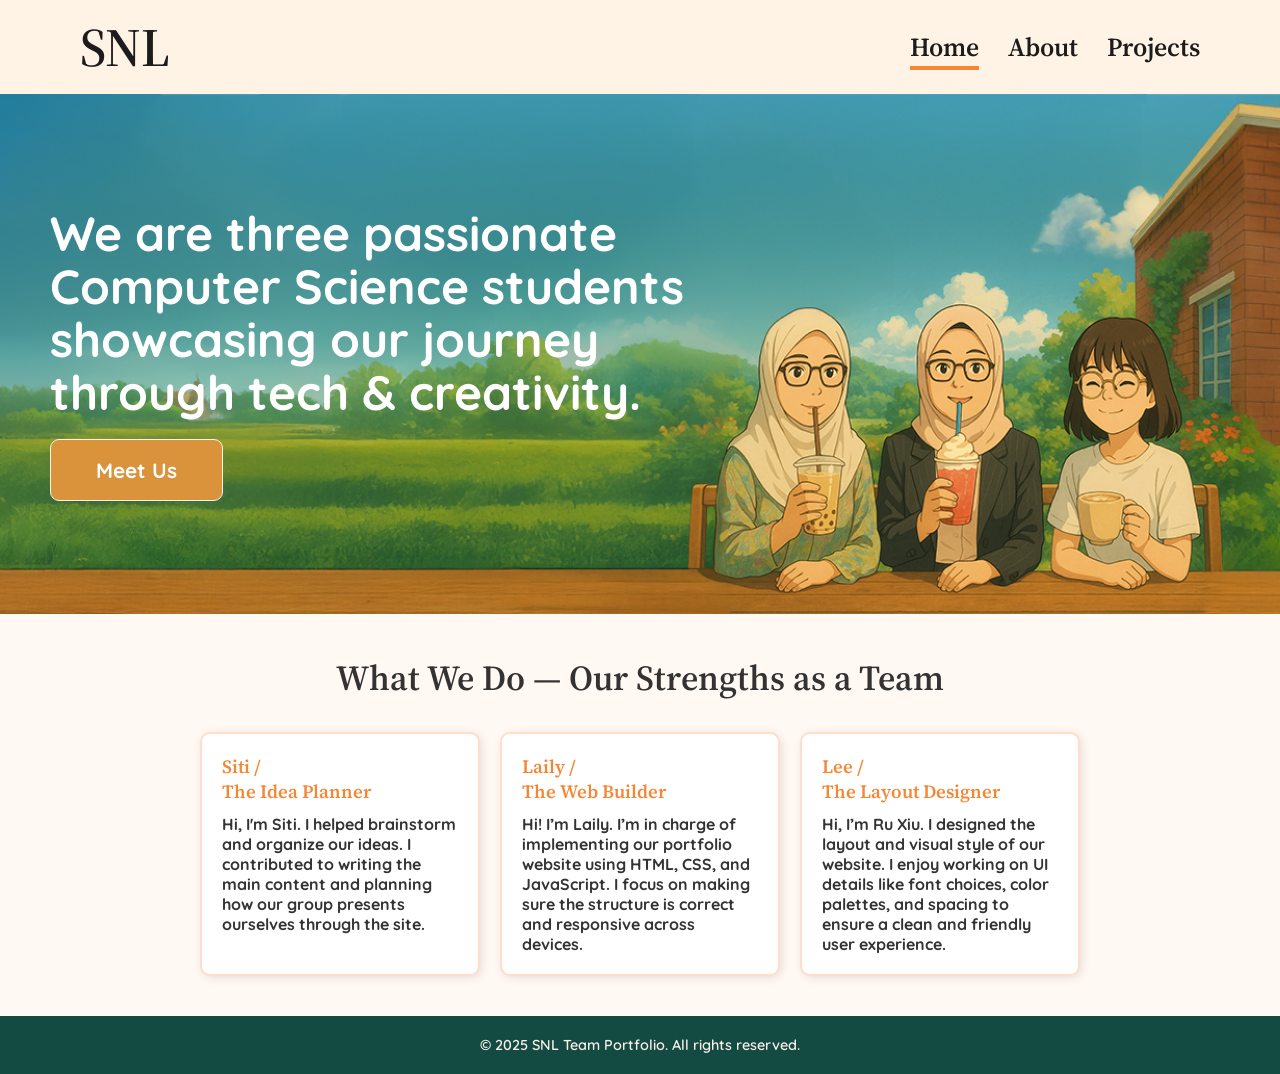
<file: index.html>
<!DOCTYPE html>
<html lang="en">
<head>
  <meta charset="UTF-8" />
  <meta name="viewport" content="width=device-width, initial-scale=1.0"/>
  <title>SNL Portfolio</title>

  <!-- Fonts: Quicksand Bold & Source Serif Variable Semibold -->
  <link href="https://fonts.googleapis.com/css2?family=Quicksand:wght@700&family=Source+Serif+4:opsz,wght@8..60,600&display=swap" rel="stylesheet">
      
  <link rel="stylesheet" href="css/style.css">


</head>
<body>

  <header>
    <div class="logo">SNL</div>
    <nav>
      <a href="#" class="active">Home</a>
      <a href="about.html">About</a>
      <a href="projects.html">Projects</a>
    </nav>
  </header>

  <div class="hero">
    <h1>We are three passionate Computer Science students<br>showcasing our journey through tech & creativity.</h1>
    <a href="about.html" class="btn-orange">Meet Us</a>
  </div>

  <section class="team-section">
    <h2>What We Do — Our Strengths as a Team</h2>
    <div class="team-cards">
      <div class="card">
        <h3>Siti /<br>The Idea Planner</h3>
        <p>Hi, I'm Siti. I helped brainstorm and organize our ideas. I contributed to writing the main content and planning how our group presents ourselves through the site.</p>
      </div>
      <div class="card">
        <h3>Laily /<br>The Web Builder</h3>
        <p>Hi! I’m Laily. I’m in charge of implementing our portfolio website using HTML, CSS, and JavaScript. I focus on making sure the structure is correct and responsive across devices.</p>
      </div>
      <div class="card">
        <h3>Lee /<br>The Layout Designer</h3>
        <p>Hi, I’m Ru Xiu. I designed the layout and visual style of our website. I enjoy working on UI details like font choices, color palettes, and spacing to ensure a clean and friendly user experience.</p>
      </div>
    </div>
  </section>

  <footer class="footer-bar">
    © 2025 SNL Team Portfolio. All rights reserved.
  </footer>

</body>
</html>
</file>
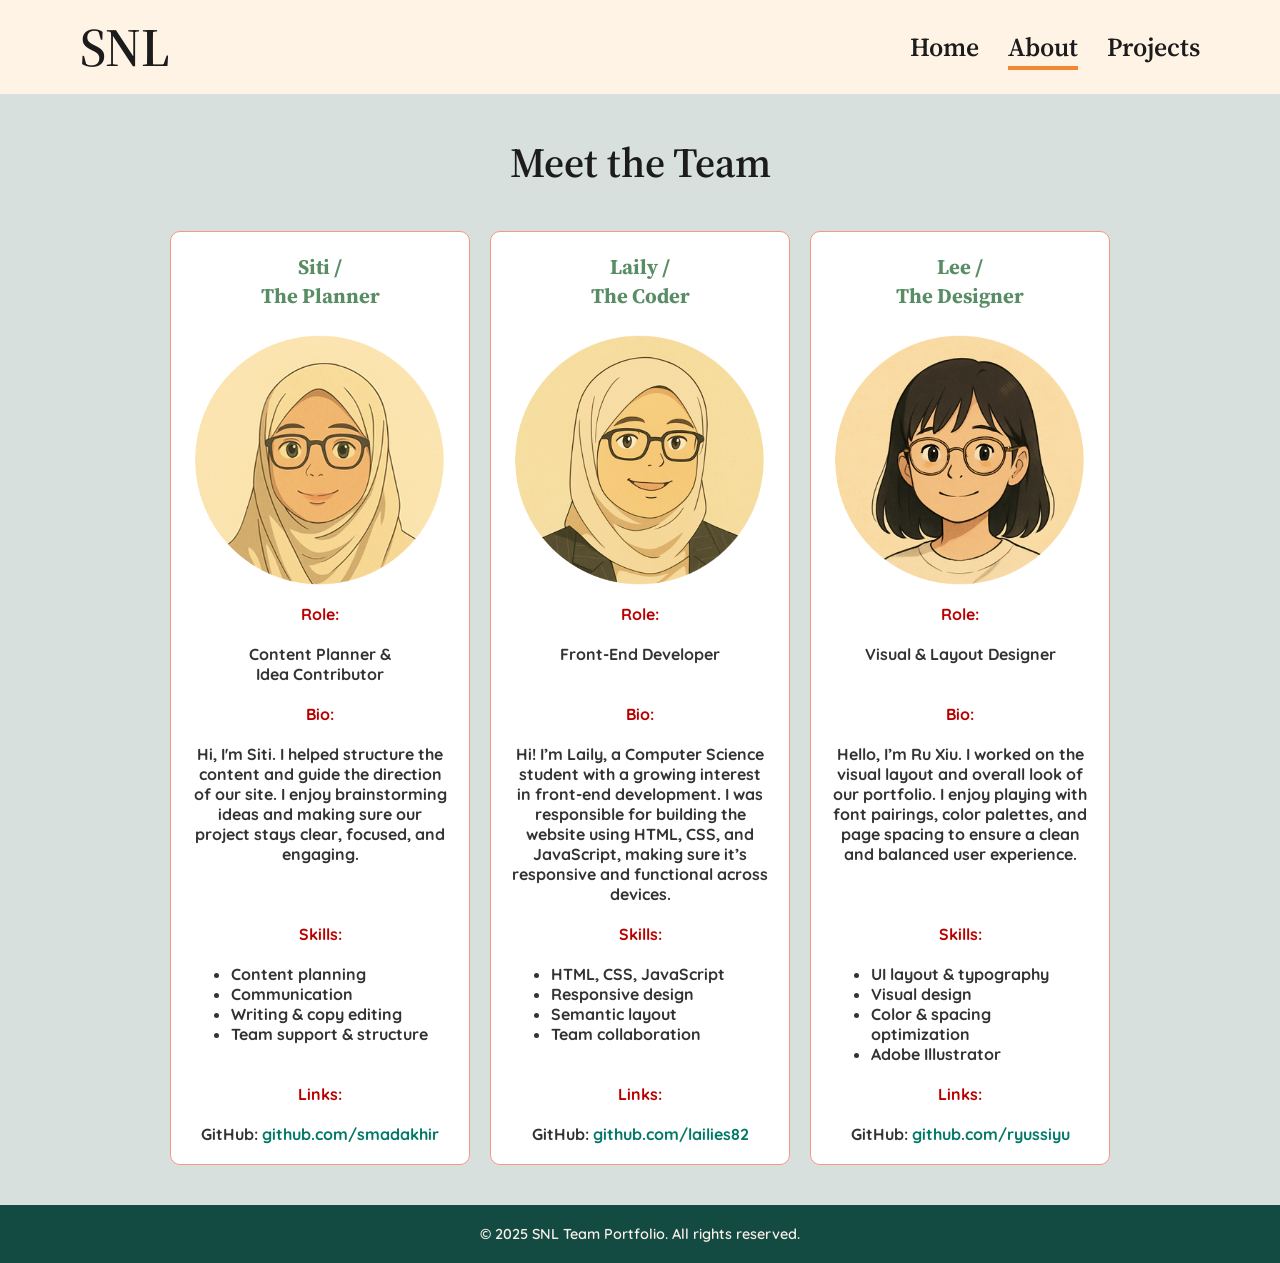
<file: about.html>
<!DOCTYPE html>
<html lang="en">
<head>
  <meta charset="UTF-8" />
  <meta name="viewport" content="width=device-width, initial-scale=1.0"/>
  <title>About Us - SNL</title>

  <!-- Fonts -->
  <link href="https://fonts.googleapis.com/css2?family=Quicksand:wght@700&family=Source+Serif+4:opsz,wght@8..60,600&display=swap" rel="stylesheet">
  <link rel="stylesheet" href="css/style.css">
  
</head>
<body>

  <!-- Header -->
  <header>
    <div class="logo">SNL</div>
    <nav>
      <a href="index.html">Home</a>
      <a href="#" class="active">About</a>
      <a href="projects.html">Projects</a>
    </nav>
  </header>

  <!-- Main Content -->
  <section class="about-section">
    <h2>Meet the Team</h2>
    <div class="team-wrapper">

      <!-- Siti -->
      <div class="member-card">
        <h3><span>Siti /<br>The Planner</span></h3>
        <img src="image/portraitsiti.png" alt="Siti Avatar">
        <p><strong>Role:</strong><br><br>Content Planner & <br>Idea Contributor</p><br>
        <p><strong>Bio:</strong><br><br>
          Hi, I'm Siti. I helped structure the content and guide the direction of our site. I enjoy brainstorming ideas and making sure our project stays clear, focused, and engaging.
        </p><br><br><br>
        <p><strong>Skills:</strong></p><br>
        <ul>
          <li>Content planning</li>
          <li>Communication</li>
          <li>Writing & copy editing</li>
          <li>Team support & structure</li><br><br>
        </ul>
        <p><strong>Links:</strong><br><br>
          GitHub: <a href="https://github.com/smadakhir" target="_blank">github.com/smadakhir</a><br>
        </p>
      </div>

      <!-- Laily -->
      <div class="member-card">
        <h3><span>Laily /<br>The Coder</span></h3>
        <img src="image/portraitlaily.png" alt="Laily Avatar">
        <p><strong>Role:</strong><br><br>Front-End Developer</p><br><br>
        <p><strong>Bio:</strong><br><br>
          Hi! I’m Laily, a Computer Science student with a growing interest in front-end development. I was responsible for building the website using HTML, CSS, and JavaScript, making sure it’s responsive and functional across devices.
        </p><br>
        <p><strong>Skills:</strong></p><br>
        <ul>
          <li>HTML, CSS, JavaScript</li>
          <li>Responsive design</li>
          <li>Semantic layout</li>
          <li>Team collaboration</li><br><br>
        </ul>
        <p><strong>Links:</strong><br><br>
          GitHub: <a href="https://github.com/lailies82" target="_blank">github.com/lailies82</a><br>
        </p>
      </div>

      <!-- Lee -->
      <div class="member-card">
        <h3><span>Lee /<br>The Designer</span></h3>
        <img src="image/portraitlee.png" alt="Lee Avatar">
        <p><strong>Role:</strong><br><br>Visual & Layout Designer</p><br><br>
        <p><strong>Bio:</strong><br><br>
          Hello, I’m Ru Xiu. I worked on the visual layout and overall look of our portfolio. I enjoy playing with font pairings, color palettes, and page spacing to ensure a clean and balanced user experience.
        </p><br><br><br>
        <p><strong>Skills:</strong></p><br>
        <ul>
          <li>UI layout & typography</li>
          <li>Visual design</li>
          <li>Color & spacing optimization</li>
          <li>Adobe Illustrator</li><br>
        </ul>
        <p><strong>Links:</strong><br><br>
          GitHub: <a href="https://github.com/ryussiyu" target="_blank">github.com/ryussiyu</a><br>
        </p>
      </div>

    </div>
  </section>

  <!-- Footer -->
  <footer class="footer-bar">
    © 2025 SNL Team Portfolio. All rights reserved.
  </footer>

</body>
</html>
</file>
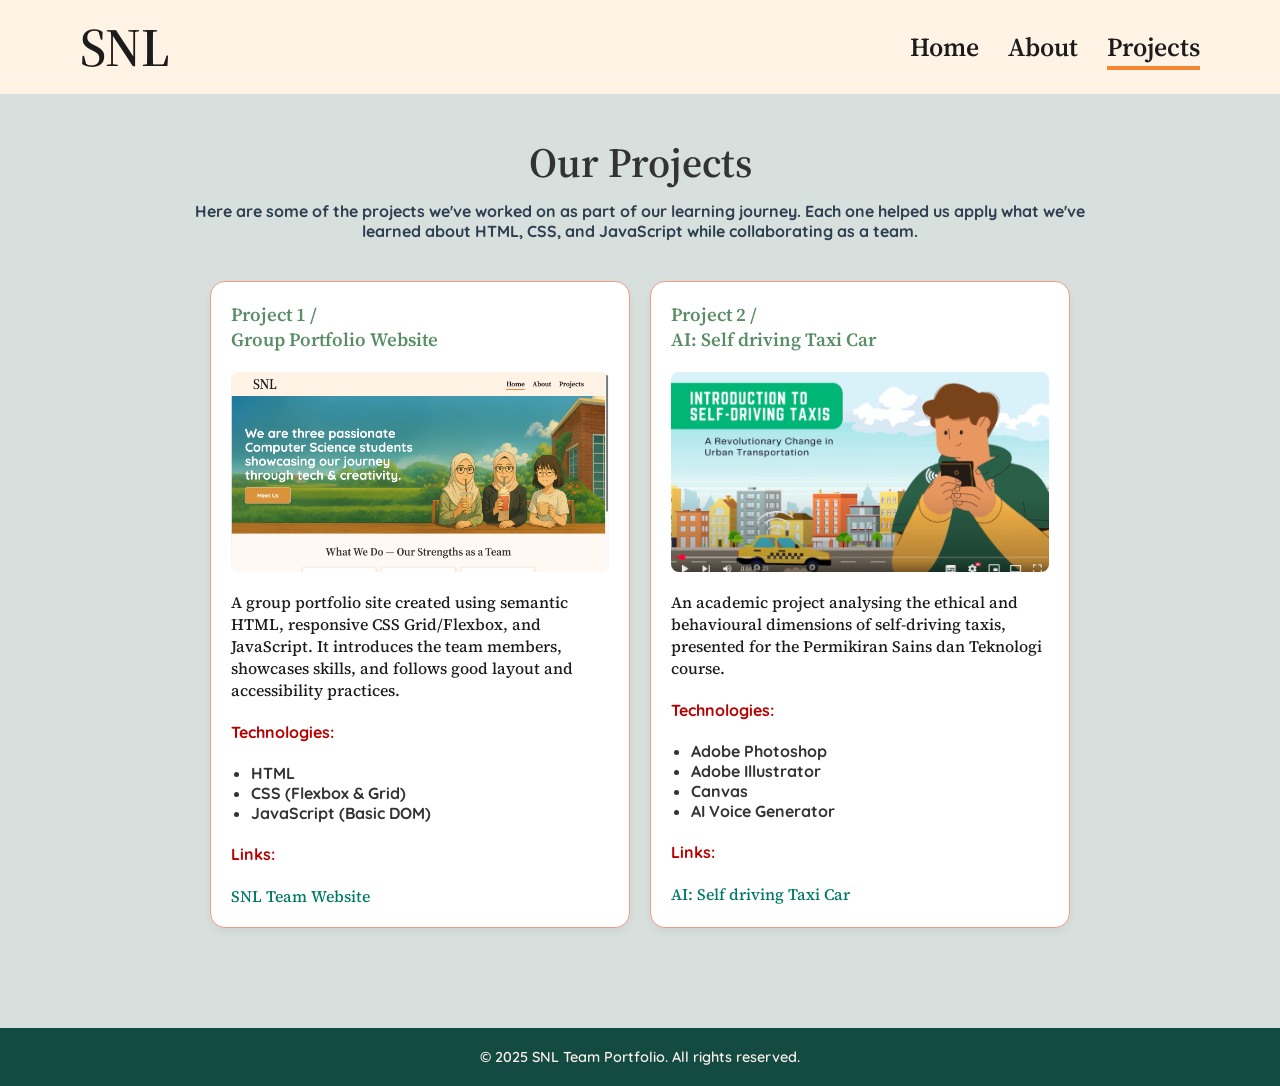
<file: projects.html>
<!DOCTYPE html>
<html lang="en">
<head>
  <meta charset="UTF-8" />
  <meta name="viewport" content="width=device-width, initial-scale=1.0"/>
  <title>Projects - SNL</title>

  <!-- Fonts -->
  <link href="https://fonts.googleapis.com/css2?family=Quicksand:wght@700&family=Source+Serif+4:opsz,wght@8..60,600&display=swap" rel="stylesheet">
  <link rel="stylesheet" href="css/style.css">
</head>
<body>

  <!-- Header -->
  <header>
    <div class="logo">SNL</div>
    <nav>
      <a href="index.html">Home</a>
      <a href="about.html">About</a>
      <a href="#" class="active">Projects</a>
    </nav>
  </header>

  <!-- Main Content -->
  <section class="projects-section">
    <div class="projects-intro">
      <h2>Our Projects</h2>
      <p>
        Here are some of the projects we've worked on as part of our learning journey. Each one helped us apply what we've learned about HTML, CSS, and JavaScript while collaborating as a team.
      </p>
    </div>

    <div class="projects-container">
      <!-- Project 1 -->
      <div class="project-card">
        <h3>Project 1 /<br>Group Portfolio Website</h3><br>
        <img src="image/project1.png" alt="Project 1">
        <p>
          A group portfolio site created using semantic HTML, responsive CSS Grid/Flexbox, and JavaScript. It introduces the team members, showcases skills, and follows good layout and accessibility practices.
        </p><br>
        <p><strong>Technologies:</strong></p><br>
        <ul>
          <li>HTML</li>
          <li>CSS (Flexbox & Grid)</li>
          <li>JavaScript (Basic DOM)</li>
        </ul><br>
        <p><strong>Links:</strong></p><br>
        <p class="link-block">
          <a href="https://ryussiyu.github.io/SNL-Project/" target="_blank">SNL Team Website</a><br>
        </p>
      </div>

      <!-- Project 2 -->
      <div class="project-card">
        <h3>Project 2 /<br>AI: Self driving Taxi Car</h3><br>
        <img src="image/project2.png" alt="Project 2">
        <p>
          An academic project analysing the ethical and behavioural dimensions of self-driving taxis, presented for the Permikiran Sains dan Teknologi course.
        </p><br>
        <p><strong>Technologies:</strong></p><br>
        <ul>
          <li>Adobe Photoshop</li>
          <li>Adobe Illustrator</li>
          <li>Canvas</li>
          <li>AI Voice Generator</li>
        </ul><br>
        <p><strong>Links:</strong></p><br>
        <p class="link-block">
          <a href="https://youtu.be/u9HFJ79QV-c" target="_blank">AI: Self driving Taxi Car</a><br>
        </p>
      </div>
    </div>
  </section>

  <!-- Footer -->
  <footer class="footer-bar">
    © 2025 SNL Team Portfolio. All rights reserved.
  </footer>

</body>
</html>
</file>
<file: css/style.css>
/* Global Reset */
* {
  margin: 0;
  padding: 0;
  box-sizing: border-box;
}

body {
  font-family: 'Quicksand', sans-serif;
  font-weight: 700;
  background-color: #fff8f3;
  color: #333;
}

/* Header */
header {
  background-color: #fff3e6;
  padding: 10px 50px;
  display: flex;
  justify-content: space-between;
  align-items: center;
}

.logo {
  font-family: 'Source Serif 4', serif;
  font-weight: 600;
  font-size: 54px;
  color: #1c1c1c;
  margin-left: 30px;
}

nav {
  margin-right: 30px;
}

nav a {
  margin-left: 25px;
  text-decoration: none;
  color: #1c1c1c;
  position: relative;
  font-family: 'Source Serif 4', serif;
  font-weight: 600;
  font-size: 26px;
}

nav a.active::after {
  content: '';
  display: block;
  width: 100%;
  height: 4px;
  background: #f58634;
  position: absolute;
  bottom: -5px;
  left: 0;
}

nav a:hover {
  color: #d47058;
}

/* Hero Section */
.hero {
  background: url('../image/homebanner.png') center/cover no-repeat;
  padding: 60px 50px;
  color: white;
  display: flex;
  flex-direction: column;
  justify-content: center;
  align-items: flex-start;
  height: 520px;
}

.hero h1 {
  font-family: 'Quicksand', sans-serif;
  font-weight: 700;
  font-size: 3.0rem;
  line-height: 1.1;
  max-width: 700px;
  margin-bottom: 20px;
  color: white;
}

/* Buttons */
.buttons {
  display: flex;
  gap: 40px;
}

.btn-orange {
  display: inline-block;
  background-color: #DA933B;         /* New background color */
  color: white;
  padding: 17px 45px;
  font-size: 1.3rem;
  border: 1px solid #F9F0EA;         /* Thin outline */
  border-radius: 9px;
  cursor: pointer;
  text-decoration: none;
  font-weight: 700;
  transition: background-color 0.3s ease;
}

.btn-orange:hover {
  background-color: #134A42;
  color: #DA933B;
  border-color: #DA933B;

}

/* Sections */
section {
  padding: 40px 20px;
}

.team-section h2 {
  text-align: center;
  font-size: 2.2rem;
  margin-bottom: 30px;
  font-family: 'Source Serif 4', serif;
  font-weight: 600;
}

/* Cards */
.team-cards {
  display: flex;
  justify-content: center;
  flex-wrap: wrap;
  gap: 20px;
}

.card {
  background: white;
  border: 2px solid #ffdfcc;
  border-radius: 10px;
  padding: 20px;
  width: 280px;
  box-shadow: 2px 2px 10px rgba(0,0,0,0.1);
}

.card h3 {
  color: #f58634;
  margin-bottom: 10px;
  font-family: 'Source Serif 4', serif;
  font-weight: 600;
}

.card p {
  font-family: 'Quicksand', sans-serif;
  font-weight: 700;
}

/* Footer */
.footer-bar {
  background-color: #134A42;
  text-align: center;
  padding: 20px;
  font-size: 0.9rem;
  font-family: 'Quicksand', sans-serif;
  font-weight: 600;
  color: #F9F0EA;
  border-top: none;
}

/* Responsive */
@media (max-width: 768px) {
  .hero {
    align-items: center;
    text-align: center;
  }

  .hero h1 {
    font-size: 2rem;
  }

  .team-cards {
    flex-direction: column;
    align-items: center;
  }

  nav a {
    font-size: 20px;
  }

  .logo {
    font-size: 42px;
  }
}

/* Sections */
section {
  padding: 40px 20px;
}

/* Cards */
.card, .member-card, .project-card {
  transition: transform 0.3s ease, box-shadow 0.3s ease;
}

.card:hover, .member-card:hover, .project-card:hover {
  transform: scale(1.03);
  box-shadow: 0 6px 20px rgba(0, 0, 0, 0.1);
}

/* Flash effect on images */
.project-card img[src*="project1.png"]:hover,
.project-card img[src*="project2.png"]:hover {
  animation: flashGlow 0.4s ease-in-out;
}

@keyframes flashGlow {
  0% { filter: brightness(1); }
  50% { filter: brightness(1.6); }
  100% { filter: brightness(1); }
}

/* Footer */
.footer-bar {
  background-color: #134A42;
  text-align: center;
  padding: 20px;
  font-size: 0.9rem;
  font-family: 'Quicksand', sans-serif;
  font-weight: 600;
  color: #F9F0EA;
  border-top: none;
}

/* Responsive */
@media (max-width: 768px) {
  .hero {
    align-items: center;
    text-align: center;
  }
  .hero h1 {
    font-size: 2rem;
  }
  .team-cards {
    flex-direction: column;
    align-items: center;
  }
  nav a {
    font-size: 20px;
  }
  .logo {
    font-size: 42px;
  }
}

/* About Section */
.about-section {
  background-color: #D7E0DD;
  padding: 40px 20px;
}

.about-section h2 {
  text-align: center;
  font-size: 2.6rem;
  margin-bottom: 40px;
  color: #1c1c1c;
  font-family: 'Source Serif 4', serif;
  font-weight: 600;
}

.team-wrapper {
  display: flex;
  justify-content: center;
  flex-wrap: wrap;
  gap: 20px;
}

.member-card {
  background: white;
  border: 1.5px solid #F39A85;
  border-radius: 10px;
  width: 300px;
  padding: 20px;
  text-align: center;
  font-family: 'Quicksand', sans-serif;
}

.member-card h3 {
  font-family: 'Source Serif 4', serif;
  color: #598D65;
  margin-bottom: 10px;
}

.member-card span {
  font-family: 'Source Serif 4', serif;
  color: #598D65;
  font-size: 1.3rem;
}

.member-card img {
  width: 250px;
  height: 250px;
  border-radius: 50%;
  margin: 15px auto;
}

.member-card strong {
  color: #b80000;
}

.member-card ul {
  list-style: disc;
  text-align: left;
  margin-left: 40px;
  padding-left: 0;
}

.member-card a {
  color: #007965;
  text-decoration: none;
}

/* Projects Section */
.projects-section {
  background-color: #D7E0DD;
  padding: 40px 20px;
}

.projects-intro h2 {
  text-align: center;
  font-size: 2.6rem;
  margin-bottom: 10px;
  font-family: 'Source Serif 4', serif;
  font-weight: 600;
}

.projects-intro p {
  text-align: center;
  max-width: 900px;
  margin: 0 auto 40px;
  color: #2c3e50;
  font-family: 'Quicksand', sans-serif;
  font-weight: 700;
}

.projects-container {
  display: flex;
  justify-content: center;
  gap: 20px;
  flex-wrap: wrap;
  padding: 0 30px 60px;
}

.project-card {
  background-color: #ffffff;
  border: 1.5px solid #F39A85;
  border-radius: 15px;
  padding: 20px;
  width: 420px;
  box-shadow: 0 4px 8px rgba(0,0,0,0.05);
  font-family: 'Quicksand', sans-serif;
}

.project-card img {
  width: 100%;
  height: 200px;
  object-fit: cover;
  border-radius: 8px;
  margin-bottom: 15px;
}

.project-card h3 {
  color: #598D65;
  font-family: 'Source Serif 4', serif;
  font-weight: 600;
}

.project-card p {
  font-family: 'Source Serif 4', serif;
  font-weight: 500;
  color: #1c1c1c;
}

.project-card strong {
  font-family: 'Quicksand', sans-serif;
  font-weight: 700;
  color: #b80000;
}

.link-block {
  font-family: 'Quicksand', sans-serif;
  font-weight: 700;
  color: #1c1c1c;
}

.project-card ul {
  padding-left: 20px;
}

.project-card a {
  color: #007965;
  text-decoration: none;
}
</file>
